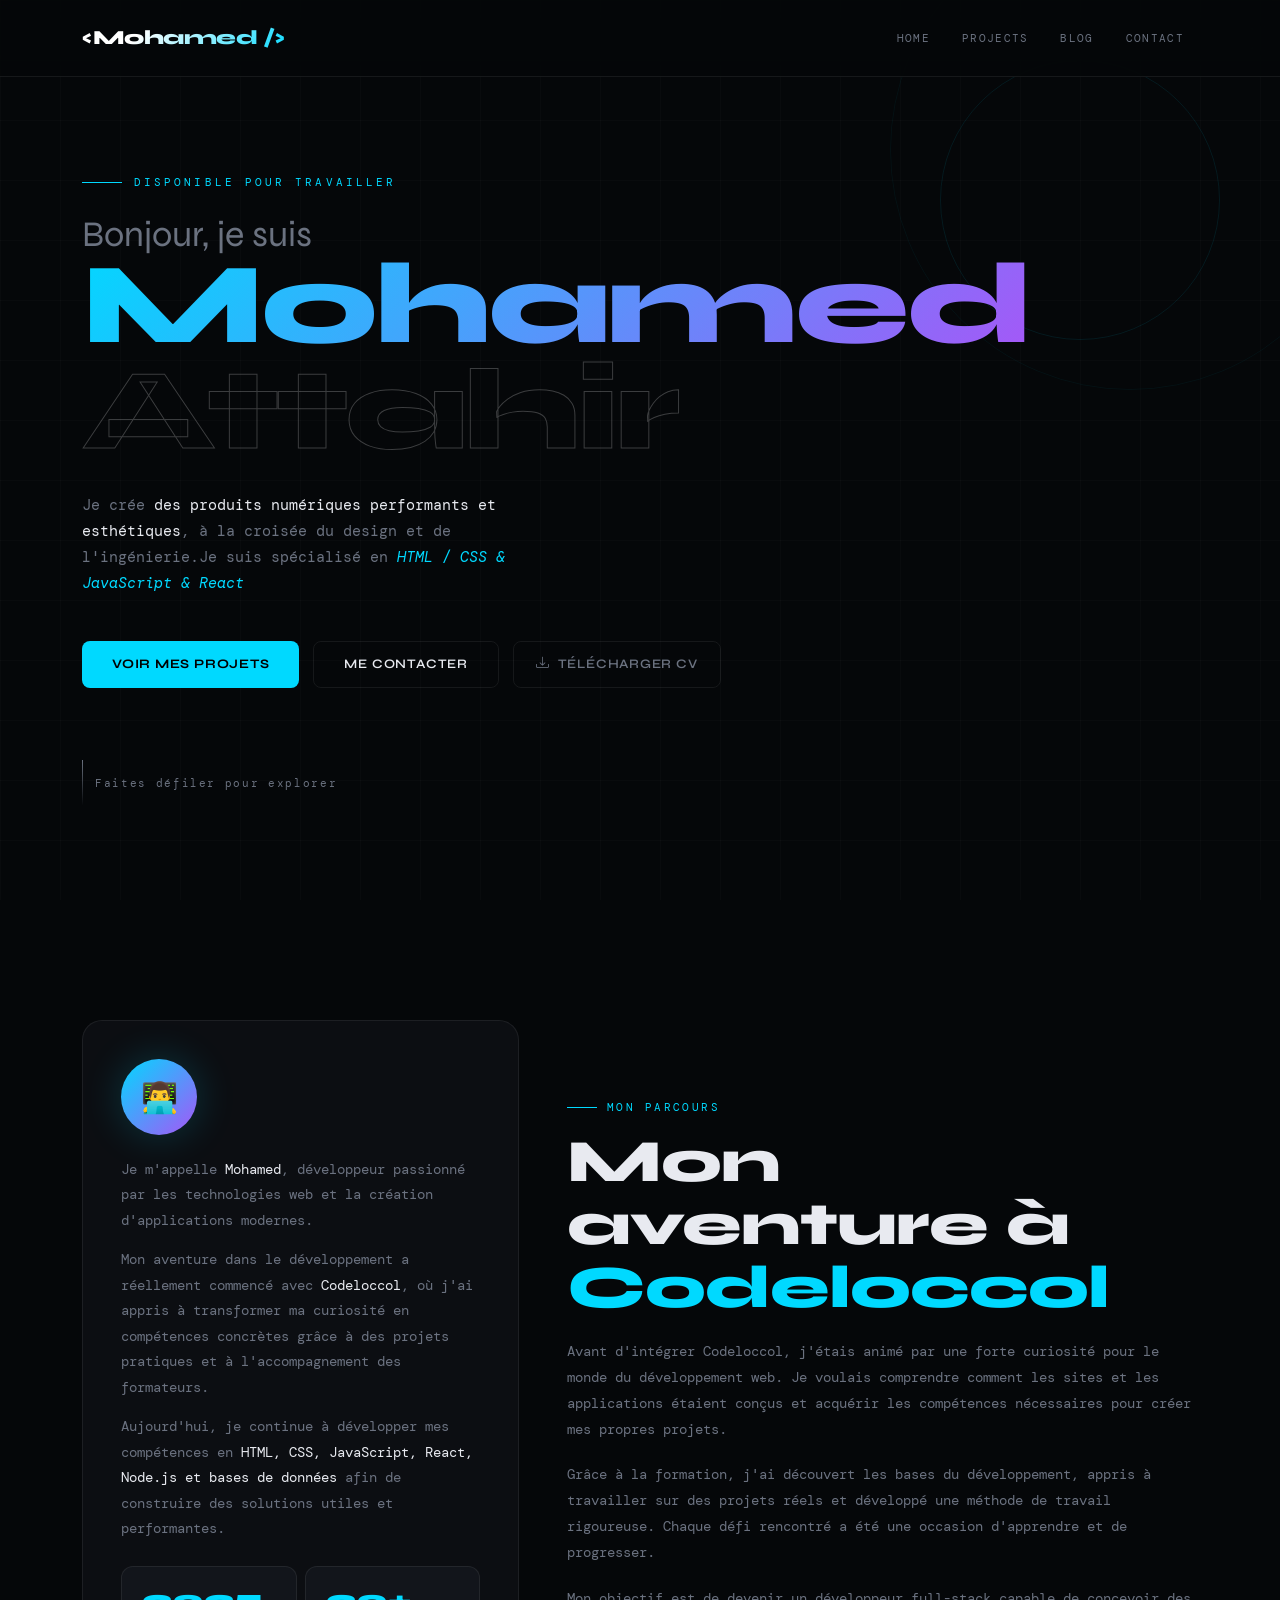
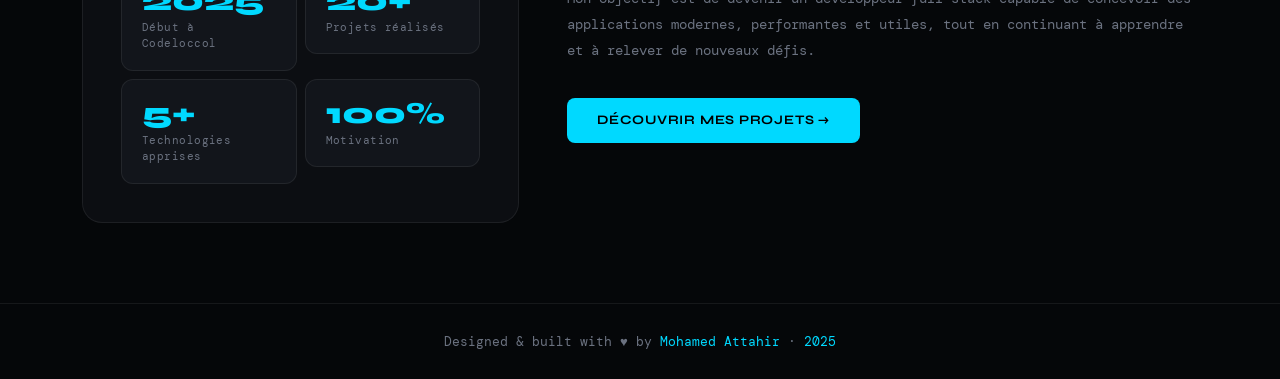
<file: index.html>
<!DOCTYPE html>
<html lang="fr">

<head>
  <meta charset="UTF-8" />
  <meta name="viewport" content="width=device-width, initial-scale=1.0" />
  <title>Mohamed Attahir Diallo — Portfolio</title>
  <meta name="description" content="Développeur Frontend · Niamey, Niger" />

  <!-- Google Fonts -->
  <link rel="preconnect" href="https://fonts.googleapis.com" />
  <link rel="preconnect" href="https://fonts.gstatic.com" crossorigin />
  <link
    href="https://fonts.googleapis.com/css2?family=Syne:wght@400;600;700;800&family=DM+Mono:ital,wght@0,300;0,400;1,300&display=swap"
    rel="stylesheet" />

  <!-- Bootstrap 5 CSS -->
  <link href="https://cdn.jsdelivr.net/npm/bootstrap@5.3.3/dist/css/bootstrap.min.css" rel="stylesheet" />

  <!-- Bootstrap Icons -->
  <link href="https://cdn.jsdelivr.net/npm/bootstrap-icons@1.11.3/font/bootstrap-icons.min.css" rel="stylesheet" />
  <link rel="stylesheet" href="style.css">
</head>

<body>

  <nav class="navbar navbar-expand-lg fixed-top">
    <div class="container-xl">
      <a class="navbar-brand" href="#home">&lt;Mohamed /&gt;</a>

      <button class="navbar-toggler" type="button" data-bs-toggle="collapse" data-bs-target="#navMenu"
        aria-controls="navMenu" aria-expanded="false" aria-label="Menu">
        <span class="navbar-toggler-icon"></span>
      </button>

      <div class="collapse navbar-collapse justify-content-end" id="navMenu">
        <ul class="navbar-nav gap-1 py-3 py-lg-0">
          <li class="nav-item"><a class="nav-link" href="index.html">Home</a></li>
          <!-- <li class="nav-item"><a class="nav-link" href="about.html">About</a></li> -->
          <li class="nav-item"><a class="nav-link" href="projet.html">Projects</a></li>
          <li class="nav-item"><a class="nav-link" href="blog.html">Blog</a></li>
          <li class="nav-item"><a class="nav-link" href="contact.html">Contact</a></li>
        </ul>
      </div>
    </div>
  </nav>

  <section id="home">
    <!-- Anneaux décoratifs -->
    <div class="deco-ring d-none d-lg-block" style="width:480px;height:480px;top:-90px;right:-90px;opacity:.5;"></div>
    <div class="deco-ring d-none d-lg-block" style="width:280px;height:280px;top:60px;right:60px;"></div>

    <div class="container-xl">
      <!-- Badge -->
      <div class="hero-eyebrow">Disponible pour travailler</div>

      <!-- Nom -->
      <h1 class="hero-name">
        <span class="d-block"
          style="font-size:clamp(20px,3vw,36px);letter-spacing:0;font-weight:400;color:var(--muted);">Bonjour, je suis</span>
        <span class="accent-word">Mohamed</span>
        <span class="outline">Attahir</span>
      </h1>

      <!-- Sous-titre -->
      <p class="hero-sub">
        Je crée <strong> des produits numériques performants et esthétiques</strong>, à la croisée du design et de l'ingénierie.Je suis spécialisé en
        <span class="typed-words">HTML / CSS &amp; JavaScript &amp; React</span>
      </p>

      <!-- CTA -->
      <div class="hero-cta">
        <a href="projet.html" class="btn-primary-custom">Voir mes projets</a>
        <a href="contact.html" class="btn-ghost-custom">Me contacter</a>
        <a href="#" class="btn-cv-custom" download="CV_Mohamed_Attahir_Diallo.pdf">
          <i class="bi bi-download"></i> Télécharger CV
        </a>
      </div>

      <!-- Scroll indicator -->
      <div class="hero-scroll">
        <div class="scroll-line"></div>
        Faites défiler pour explorer
      </div>
    </div>
  </section>

  <section id="about">
        <div class="container-xl">
            <div class="row g-5 align-items-center">

                <!-- Colonne gauche : carte -->
                <div class="col-lg-5">
                    <div class="about-card">
                        <div class="about-avatar">👨‍💻</div>

                        <div class="about-text">
                            <p>
                                Je m'appelle <strong>Mohamed</strong>, développeur passionné par les technologies web
                                et la création d'applications modernes.
                            </p>

                            <p>
                                Mon aventure dans le développement a réellement commencé avec
                                <strong>Codeloccol</strong>, où j'ai appris à transformer ma curiosité
                                en compétences concrètes grâce à des projets pratiques et à
                                l'accompagnement des formateurs.
                            </p>

                            <p>
                                Aujourd'hui, je continue à développer mes compétences en
                                <strong>HTML, CSS, JavaScript, React, Node.js et bases de données</strong>
                                afin de construire des solutions utiles et performantes.
                            </p>
                        </div>

                        <!-- Stats -->
                        <div class="row g-2 mt-3">
                            <div class="col-6">
                                <div class="stat-item">
                                    <div class="stat-num">2025</div>
                                    <div class="stat-label">Début à Codeloccol</div>
                                </div>
                            </div>

                            <div class="col-6">
                                <div class="stat-item">
                                    <div class="stat-num">20+</div>
                                    <div class="stat-label">Projets réalisés</div>
                                </div>
                            </div>

                            <div class="col-6">
                                <div class="stat-item">
                                    <div class="stat-num">5+</div>
                                    <div class="stat-label">Technologies apprises</div>
                                </div>
                            </div>

                            <div class="col-6">
                                <div class="stat-item">
                                    <div class="stat-num">100%</div>
                                    <div class="stat-label">Motivation</div>
                                </div>
                            </div>
                        </div>
                    </div>
                </div>

                <!-- Colonne droite : texte -->
                <div class="col-lg-7">
                    <div class="section-tag">Mon Parcours</div>

                    <h2 class="section-title">
                        Mon aventure à
                        <span style="color:var(--accent);">Codeloccol</span>
                    </h2>

                    <p style="font-size:14px;line-height:1.85;color:var(--muted);margin-bottom:20px;">
                        Avant d'intégrer Codeloccol, j'étais animé par une forte curiosité pour
                        le monde du développement web. Je voulais comprendre comment les sites
                        et les applications étaient conçus et acquérir les compétences nécessaires
                        pour créer mes propres projets.
                    </p>

                    <p style="font-size:14px;line-height:1.85;color:var(--muted);margin-bottom:20px;">
                        Grâce à la formation, j'ai découvert les bases du développement,
                        appris à travailler sur des projets réels et développé une méthode
                        de travail rigoureuse. Chaque défi rencontré a été une occasion
                        d'apprendre et de progresser.
                    </p>

                    <p style="font-size:14px;line-height:1.85;color:var(--muted);margin-bottom:34px;">
                        Mon objectif est de devenir un développeur full-stack capable de
                        concevoir des applications modernes, performantes et utiles,
                        tout en continuant à apprendre et à relever de nouveaux défis.
                    </p>

                    <a href="contact.html" class="btn-primary-custom">
                        Découvrir mes projets →
                    </a>
                </div>

            </div>
        </div>
    </section>

  <footer>
    Designed &amp; built with ♥ by <span>Mohamed Attahir</span> · <span>2025</span>
  </footer>

  <script src="https://cdn.jsdelivr.net/npm/bootstrap@5.3.3/dist/js/bootstrap.bundle.min.js"></script>

</body>

</html>
</file>
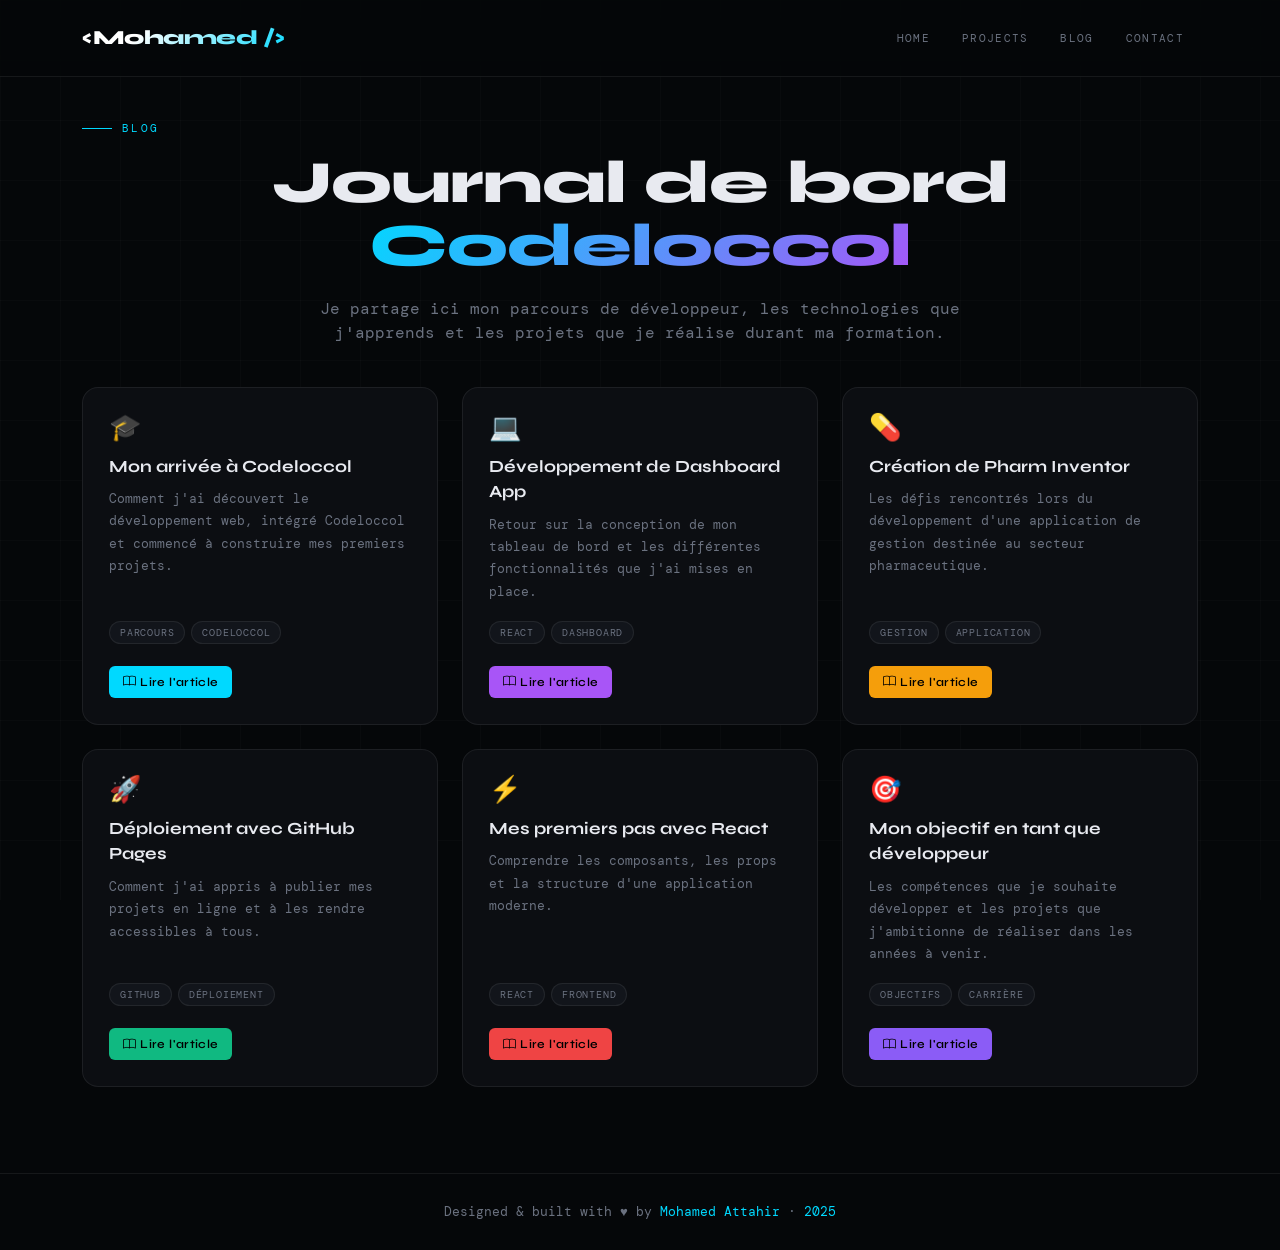
<file: blog.html>
<!DOCTYPE html>
<html lang="en">

<head>
    <meta charset="UTF-8">
    <meta name="viewport" content="width=device-width, initial-scale=1.0">
    <title>Blog</title>
    <meta name="description" content="Développeur Frontend · Niamey, Niger" />

    <!-- Google Fonts -->
    <link rel="preconnect" href="https://fonts.googleapis.com" />
    <link rel="preconnect" href="https://fonts.gstatic.com" crossorigin />
    <link
        href="https://fonts.googleapis.com/css2?family=Syne:wght@400;600;700;800&family=DM+Mono:ital,wght@0,300;0,400;1,300&display=swap"
        rel="stylesheet" />

    <!-- Bootstrap 5 CSS -->
    <link href="https://cdn.jsdelivr.net/npm/bootstrap@5.3.3/dist/css/bootstrap.min.css" rel="stylesheet" />

    <!-- Bootstrap Icons -->
    <link href="https://cdn.jsdelivr.net/npm/bootstrap-icons@1.11.3/font/bootstrap-icons.min.css" rel="stylesheet" />
    <link rel="stylesheet" href="style.css">
</head>

<body>
    <nav class="navbar navbar-expand-lg fixed-top">
        <div class="container-xl">
            <a class="navbar-brand" href="#home">&lt;Mohamed /&gt;</a>

            <button class="navbar-toggler" type="button" data-bs-toggle="collapse" data-bs-target="#navMenu"
                aria-controls="navMenu" aria-expanded="false" aria-label="Menu">
                <span class="navbar-toggler-icon"></span>
            </button>

            <div class="collapse navbar-collapse justify-content-end" id="navMenu">
                <ul class="navbar-nav gap-1 py-3 py-lg-0">
                    <li class="nav-item"><a class="nav-link" href="index.html">Home</a></li>
                    <!-- <li class="nav-item"><a class="nav-link" href="about.html">About</a></li> -->
                    <li class="nav-item"><a class="nav-link" href="projet.html">Projects</a></li>
                    <li class="nav-item"><a class="nav-link" href="blog.html">Blog</a></li>
                    <li class="nav-item"><a class="nav-link" href="contact.html">Contact</a></li>
                </ul>
            </div>
        </div>
    </nav>

    <section id="blog">
        <div class="container-xl">

            <div class="text-center mb-5">
                <div class="section-tag">Blog</div>

                <h2 class="section-title">
                    Journal de bord
                    <span class="accent-word">Codeloccol</span>
                </h2>

                <p class="mx-auto" style="max-width:700px;color:var(--muted);">
                    Je partage ici mon parcours de développeur, les technologies que
                    j'apprends et les projets que je réalise durant ma formation.
                </p>
            </div>

            <div class="row g-4">

                <!-- Article 1 -->
                <div class="col-md-6 col-lg-4">
                    <article class="project-card" style="--card-color:#00D9FF;">
                        <div class="project-icon" style="color:#00D9FF;">🎓</div>

                        <div class="project-title">
                            Mon arrivée à Codeloccol
                        </div>

                        <div class="project-desc">
                            Comment j'ai découvert le développement web, intégré
                            Codeloccol et commencé à construire mes premiers projets.
                        </div>

                        <div class="project-tags">
                            <span class="tag">Parcours</span>
                            <span class="tag">Codeloccol</span>
                        </div>

                        <div class="project-actions">
                            <a href="#" class="project-btn project-btn-primary" style="background:#00D9FF;">
                                <i class="bi bi-book"></i> Lire l'article
                            </a>
                        </div>
                    </article>
                </div>

                <!-- Article 2 -->
                <div class="col-md-6 col-lg-4">
                    <article class="project-card" style="--card-color:#A855F7;">
                        <div class="project-icon" style="color:#A855F7;">💻</div>

                        <div class="project-title">
                            Développement de Dashboard App
                        </div>

                        <div class="project-desc">
                            Retour sur la conception de mon tableau de bord et les
                            différentes fonctionnalités que j'ai mises en place.
                        </div>

                        <div class="project-tags">
                            <span class="tag">React</span>
                            <span class="tag">Dashboard</span>
                        </div>

                        <div class="project-actions">
                            <a href="#" class="project-btn project-btn-primary" style="background:#A855F7;">
                                <i class="bi bi-book"></i> Lire l'article
                            </a>
                        </div>
                    </article>
                </div>

                <!-- Article 3 -->
                <div class="col-md-6 col-lg-4">
                    <article class="project-card" style="--card-color:#F59E0B;">
                        <div class="project-icon" style="color:#F59E0B;">💊</div>

                        <div class="project-title">
                            Création de Pharm Inventor
                        </div>

                        <div class="project-desc">
                            Les défis rencontrés lors du développement d'une application
                            de gestion destinée au secteur pharmaceutique.
                        </div>

                        <div class="project-tags">
                            <span class="tag">Gestion</span>
                            <span class="tag">Application</span>
                        </div>

                        <div class="project-actions">
                            <a href="#" class="project-btn project-btn-primary" style="background:#F59E0B;">
                                <i class="bi bi-book"></i> Lire l'article
                            </a>
                        </div>
                    </article>
                </div>

                <!-- Article 4 -->
                <div class="col-md-6 col-lg-4">
                    <article class="project-card" style="--card-color:#10B981;">
                        <div class="project-icon" style="color:#10B981;">🚀</div>

                        <div class="project-title">
                            Déploiement avec GitHub Pages
                        </div>

                        <div class="project-desc">
                            Comment j'ai appris à publier mes projets en ligne et à
                            les rendre accessibles à tous.
                        </div>

                        <div class="project-tags">
                            <span class="tag">GitHub</span>
                            <span class="tag">Déploiement</span>
                        </div>
                        <div class="project-actions">
                            <a href="#" class="project-btn project-btn-primary" style="background:#10B981;">
                                <i class="bi bi-book"></i> Lire l'article
                            </a>
                        </div>
                    </article>
                </div>

                <!-- Article 5 -->
                <div class="col-md-6 col-lg-4">
                    <article class="project-card" style="--card-color:#EF4444;">
                        <div class="project-icon" style="color:#EF4444;">⚡</div>

                        <div class="project-title">
                            Mes premiers pas avec React
                        </div>

                        <div class="project-desc">
                            Comprendre les composants, les props et la structure
                            d'une application moderne.
                        </div>

                        <div class="project-tags">
                            <span class="tag">React</span>
                            <span class="tag">Frontend</span>
                        </div>

                        <div class="project-actions">
                            <a href="#" class="project-btn project-btn-primary" style="background:#EF4444;">
                                <i class="bi bi-book"></i> Lire l'article
                            </a>
                        </div>
                    </article>
                </div>

                <!-- Article 6 -->
                <div class="col-md-6 col-lg-4">
                    <article class="project-card" style="--card-color:#8B5CF6;">
                        <div class="project-icon" style="color:#8B5CF6;">🎯</div>

                        <div class="project-title">
                            Mon objectif en tant que développeur
                        </div>

                        <div class="project-desc">
                            Les compétences que je souhaite développer et les projets
                            que j'ambitionne de réaliser dans les années à venir.
                        </div>

                        <div class="project-tags">
                            <span class="tag">Objectifs</span>
                            <span class="tag">Carrière</span>
                        </div>

                        <div class="project-actions">
                            <a href="#" class="project-btn project-btn-primary" style="background:#8B5CF6;">
                                <i class="bi bi-book"></i> Lire l'article
                            </a>
                        </div>
                    </article>
                </div>

            </div>

        </div>

    </section>

    <footer>
        Designed &amp; built with ♥ by <span>Mohamed Attahir</span> · <span>2025</span>
    </footer>

    <script src="https://cdn.jsdelivr.net/npm/bootstrap@5.3.3/dist/js/bootstrap.bundle.min.js"></script>

</body>

</html>
</file>
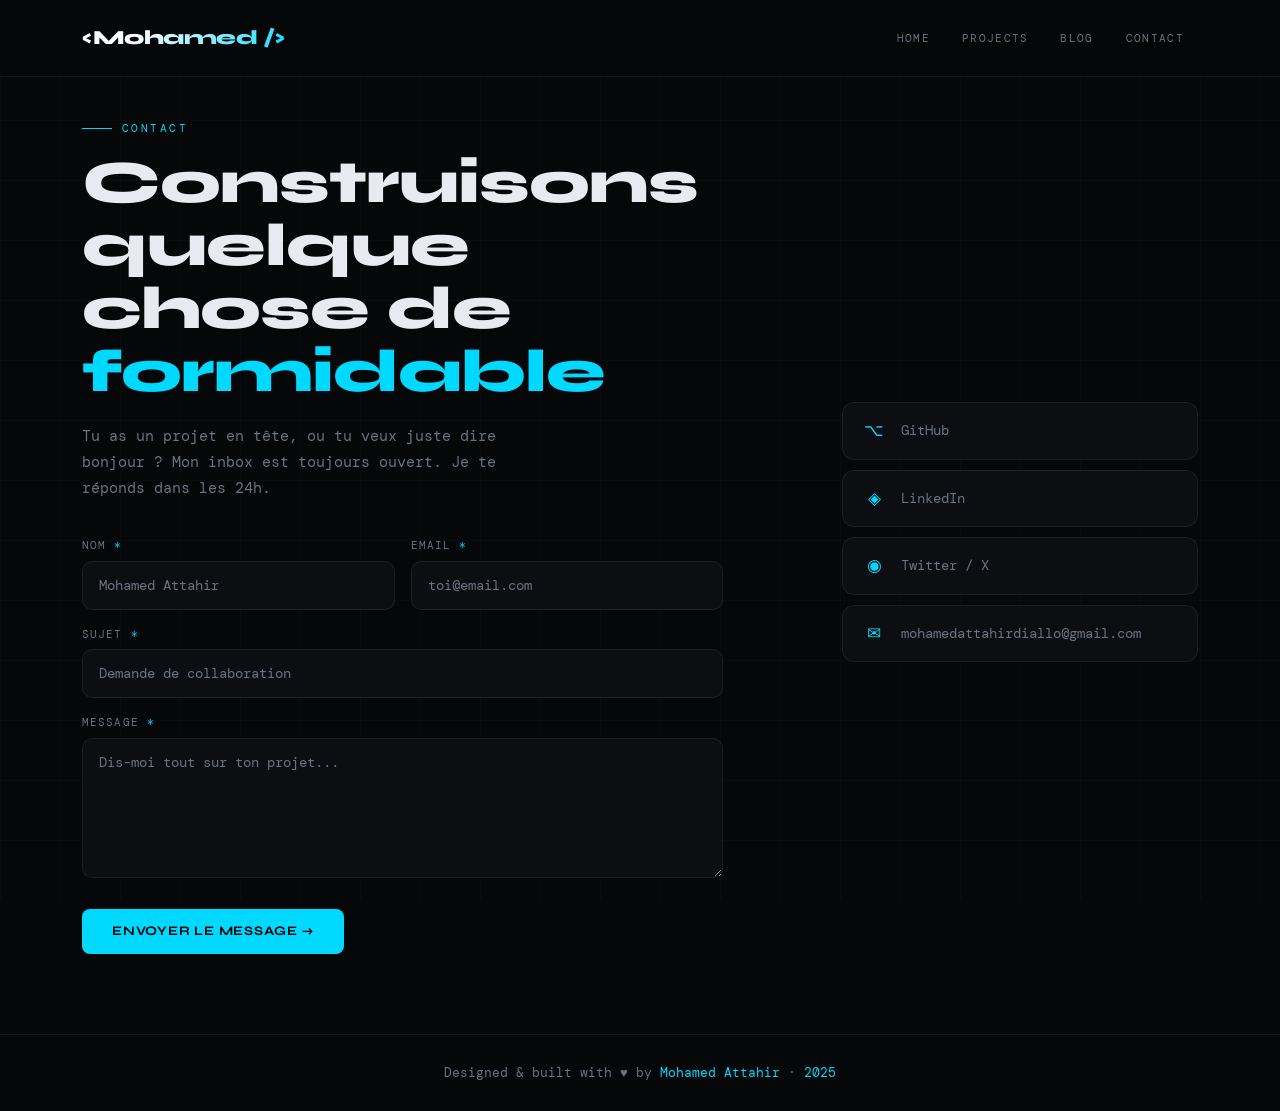
<file: contact.html>
<!DOCTYPE html>
<html lang="en">

<head>
    <meta charset="UTF-8">
    <meta name="viewport" content="width=device-width, initial-scale=1.0">
    <title>Contact - Mohamed Attahir Diallo</title>
    <meta name="description" content="Développeur Frontend · Niamey, Niger" />

    <!-- Google Fonts -->
    <link rel="preconnect" href="https://fonts.googleapis.com" />
    <link rel="preconnect" href="https://fonts.gstatic.com" crossorigin />
    <link
        href="https://fonts.googleapis.com/css2?family=Syne:wght@400;600;700;800&family=DM+Mono:ital,wght@0,300;0,400;1,300&display=swap"
        rel="stylesheet" />

    <!-- Bootstrap 5 CSS -->
    <link href="https://cdn.jsdelivr.net/npm/bootstrap@5.3.3/dist/css/bootstrap.min.css" rel="stylesheet" />

    <!-- Bootstrap Icons -->
    <link href="https://cdn.jsdelivr.net/npm/bootstrap-icons@1.11.3/font/bootstrap-icons.min.css" rel="stylesheet" />
    <link rel="stylesheet" href="style.css">
</head>

<body>
    <nav class="navbar navbar-expand-lg fixed-top">
        <div class="container-xl">
            <a class="navbar-brand" href="#home">&lt;Mohamed /&gt;</a>

            <button class="navbar-toggler" type="button" data-bs-toggle="collapse" data-bs-target="#navMenu"
                aria-controls="navMenu" aria-expanded="false" aria-label="Menu">
                <span class="navbar-toggler-icon"></span>
            </button>

            <div class="collapse navbar-collapse justify-content-end" id="navMenu">
                <ul class="navbar-nav gap-1 py-3 py-lg-0">
                    <li class="nav-item"><a class="nav-link" href="index.html">Home</a></li>
                    <!-- <li class="nav-item"><a class="nav-link" href="about.html">About</a></li> -->
                    <li class="nav-item"><a class="nav-link" href="projet.html">Projects</a></li>
                    <li class="nav-item"><a class="nav-link" href="blog.html">Blog</a></li>
                    <li class="nav-item"><a class="nav-link" href="contact.html">Contact</a></li>
                </ul>
            </div>
        </div>
    </nav>

    <section id="contact">
        <div class="container-xl">
            <div class="row">
                <div class="col-lg-7">

                    <div class="section-tag">Contact</div>
                    <h2 class="section-title">
                        Construisons quelque chose de <span style="color:var(--accent);">formidable</span>
                    </h2>
                    <p class="contact-desc">
                        Tu as un projet en tête, ou tu veux juste dire bonjour ? Mon inbox est toujours ouvert. Je te
                        réponds dans
                        les 24h.
                    </p>

                    <!-- Formulaire -->
                    <form action="https://formsubmit.co/mohamedattahirdiallo@gmail.com" method="POST" novalidate>
                        <!-- FormSubmit config -->
                        <input type="hidden" name="_captcha" value="false" />
                        <input type="hidden" name="_subject" value="Nouveau message depuis le portfolio" />
                        <input type="hidden" name="_next" value="#contact" />

                        <div class="row g-3 mb-3">
                            <div class="col-sm-6">
                                <label class="form-label-custom">Nom <span style="color:var(--accent)">*</span></label>
                                <input type="text" name="name" class="form-control-custom" placeholder="Mohamed Attahir"
                                    required />
                            </div>
                            <div class="col-sm-6">
                                <label class="form-label-custom">Email <span
                                        style="color:var(--accent)">*</span></label>
                                <input type="email" name="email" class="form-control-custom" placeholder="toi@email.com"
                                    required />
                            </div>
                        </div>

                        <div class="mb-3">
                            <label class="form-label-custom">Sujet <span style="color:var(--accent)">*</span></label>
                            <input type="text" name="subject" class="form-control-custom"
                                placeholder="Demande de collaboration" required />
                        </div>

                        <div class="mb-4">
                            <label class="form-label-custom">Message <span style="color:var(--accent)">*</span></label>
                            <textarea name="message" class="form-control-custom"
                                placeholder="Dis-moi tout sur ton projet..." required></textarea>
                        </div>

                        <button type="submit" class="btn-primary-custom">
                            Envoyer le message →
                        </button>
                    </form>

                </div>

                <!-- Liens sociaux -->
                <div class="col-lg-4 offset-lg-1 mt-5 mt-lg-0 d-flex flex-column justify-content-center">
                    <a class="social-link" href="https://github.com/DialloMoahamed" target="_blank" rel="noopener">
                        <span class="social-icon">⌥</span> GitHub
                    </a>
                    <a class="social-link" href="#">
                        <span class="social-icon">◈</span> LinkedIn
                    </a>
                    <a class="social-link" href="#">
                        <span class="social-icon">◉</span> Twitter / X
                    </a>
                    <a class="social-link" href="mailto:mohamedattahirdiallo@gmail.com">
                        <span class="social-icon">✉</span> mohamedattahirdiallo@gmail.com
                    </a>
                </div>

            </div>
        </div>
    </section>

    <footer>
        Designed &amp; built with ♥ by <span>Mohamed Attahir</span> · <span>2025</span>
    </footer>

    <script src="https://cdn.jsdelivr.net/npm/bootstrap@5.3.3/dist/js/bootstrap.bundle.min.js"></script>
</body>

</html>
</file>
<file: style.css>
:root {
  --bg: #050709;
  --surface: #0c0e12;
  --surface2: #12151b;
  --border: rgba(255, 255, 255, 0.07);
  --text: #e8eaf0;
  --muted: #6b7280;
  --accent: #00d9ff;
  --accent2: #a855f7;
  --font-head: "Syne", sans-serif;
  --font-mono: "DM Mono", monospace;
}

html {
  scroll-behavior: smooth;
}

body {
  background: var(--bg);
  color: var(--text);
  font-family: var(--font-mono);
  overflow-x: hidden;
}

::selection {
  background: rgba(0, 217, 255, 0.2);
}
::-webkit-scrollbar {
  width: 4px;
}
::-webkit-scrollbar-track {
  background: var(--bg);
}
::-webkit-scrollbar-thumb {
  background: var(--accent);
  border-radius: 2px;
}

/* Grille de fond */
body::after {
  content: "";
  position: fixed;
  inset: 0;
  background-image:
    linear-gradient(rgba(255, 255, 255, 0.018) 1px, transparent 1px),
    linear-gradient(90deg, rgba(255, 255, 255, 0.018) 1px, transparent 1px);
  background-size: 60px 60px;
  pointer-events: none;
  z-index: 0;
}

/* NAVBAR */
.navbar {
  background: rgba(5, 7, 9, 0.88) !important;
  backdrop-filter: blur(20px);
  border-bottom: 1px solid var(--border);
  padding: 18px 40px;
  z-index: 1000;
}

.navbar-brand {
  font-family: var(--font-head);
  font-size: 20px;
  font-weight: 800;
  letter-spacing: -0.5px;
  background: linear-gradient(135deg, #fff 30%, var(--accent));
  -webkit-background-clip: text;
  -webkit-text-fill-color: transparent;
  text-decoration: none;
}

.navbar-nav .nav-link {
  font-family: var(--font-mono);
  font-size: 11px;
  letter-spacing: 0.12em;
  text-transform: uppercase;
  color: var(--muted) !important;
  padding: 8px 14px !important;
  border-radius: 6px;
  transition: all 0.2s;
  position: relative;
}
.navbar-nav .nav-link:hover {
  color: var(--text) !important;
  background: rgba(255, 255, 255, 0.05);
}

.navbar-toggler {
  border: none;
  padding: 6px;
}
.navbar-toggler:focus {
  box-shadow: none;
}
.navbar-toggler-icon {
  background-image: url("data:image/svg+xml,%3csvg xmlns='http://www.w3.org/2000/svg' viewBox='0 0 30 30'%3e%3cpath stroke='rgba%28232,234,240,0.9%29' stroke-linecap='round' stroke-miterlimit='10' stroke-width='2' d='M4 7h22M4 15h22M4 23h22'/%3e%3c/svg%3e");
}

.navbar-collapse {
  background: rgba(5, 7, 9, 0.97);
}

/* ════════════════════════════════════
       SECTIONS COMMUNES
    ════════════════════════════════════ */
section {
  position: relative;
  z-index: 1;
  min-height: 100vh;
  padding: 120px 0 80px;
}

.section-tag {
  font-size: 11px;
  letter-spacing: 0.22em;
  text-transform: uppercase;
  color: var(--accent);
  margin-bottom: 14px;
  display: flex;
  align-items: center;
  gap: 10px;
}
.section-tag::before {
  content: "";
  display: inline-block;
  width: 30px;
  height: 1px;
  background: var(--accent);
}

.section-title {
  font-family: var(--font-head);
  font-size: clamp(34px, 5vw, 60px);
  font-weight: 800;
  line-height: 1.05;
  letter-spacing: -1px;
  margin-bottom: 20px;
}

/* ════════════════════════════════════
       HERO
    ════════════════════════════════════ */
#home {
  display: flex;
  flex-direction: column;
  justify-content: center;
  padding-top: 160px;
  min-height: 100vh;
}

.hero-eyebrow {
  font-size: 11px;
  letter-spacing: 0.28em;
  text-transform: uppercase;
  color: var(--accent);
  display: flex;
  align-items: center;
  gap: 12px;
  margin-bottom: 28px;
  animation: fadeUp 0.8s 0.2s both;
}
.hero-eyebrow::before {
  content: "";
  display: block;
  width: 40px;
  height: 1px;
  background: var(--accent);
}

.hero-name {
  font-family: var(--font-head);
  font-size: clamp(52px, 9vw, 118px);
  font-weight: 800;
  line-height: 0.92;
  letter-spacing: -3px;
  animation: fadeUp 0.9s 0.35s both;
}
.hero-name .outline {
  -webkit-text-stroke: 1px rgba(255, 255, 255, 0.22);
  color: transparent;
  display: block;
}
.accent-word {
  background: linear-gradient(135deg, var(--accent), var(--accent2));
  -webkit-background-clip: text;
  -webkit-text-fill-color: transparent;
}

.hero-sub {
  max-width: 510px;
  font-size: 15px;
  line-height: 1.75;
  color: var(--muted);
  margin-top: 28px;
  animation: fadeUp 0.9s 0.5s both;
}
.hero-sub strong {
  color: var(--text);
  font-weight: 400;
}
.hero-sub .typed-words {
  color: var(--accent);
  font-style: italic;
}

.hero-cta {
  margin-top: 44px;
  display: flex;
  gap: 14px;
  flex-wrap: wrap;
  animation: fadeUp 0.9s 0.65s both;
}

.hero-scroll {
  margin-top: 72px;
  display: flex;
  align-items: center;
  gap: 12px;
  font-size: 11px;
  letter-spacing: 0.15em;
  color: var(--muted);
  animation: fadeUp 1s 1s both;
}
.scroll-line {
  width: 1px;
  height: 46px;
  background: linear-gradient(to bottom, var(--muted), transparent);
  animation: scrollPulse 2s infinite;
}

/* Boutons */
.btn-primary-custom {
  padding: 13px 30px;
  border-radius: 8px;
  background: var(--accent);
  color: #000 !important;
  font-family: var(--font-head);
  font-weight: 700;
  font-size: 13px;
  letter-spacing: 0.06em;
  text-transform: uppercase;
  border: none;
  text-decoration: none;
  display: inline-flex;
  align-items: center;
  gap: 8px;
  transition: all 0.25s;
}
.btn-primary-custom:hover {
  transform: translateY(-2px);
  box-shadow: 0 12px 36px rgba(0, 217, 255, 0.35);
  color: #000 !important;
  opacity: 0.92;
}

.btn-ghost-custom {
  padding: 13px 30px;
  border-radius: 8px;
  background: transparent;
  color: var(--text) !important;
  font-family: var(--font-head);
  font-weight: 600;
  font-size: 13px;
  letter-spacing: 0.06em;
  text-transform: uppercase;
  border: 1px solid var(--border);
  text-decoration: none;
  display: inline-flex;
  align-items: center;
  gap: 8px;
  transition: all 0.25s;
}
.btn-ghost-custom:hover {
  border-color: rgba(255, 255, 255, 0.22);
  background: rgba(255, 255, 255, 0.04);
  transform: translateY(-2px);
  color: var(--text) !important;
}

.btn-cv-custom {
  padding: 13px 22px;
  border-radius: 8px;
  background: transparent;
  color: var(--muted) !important;
  font-family: var(--font-head);
  font-weight: 600;
  font-size: 13px;
  letter-spacing: 0.06em;
  text-transform: uppercase;
  border: 1px solid var(--border);
  text-decoration: none;
  display: inline-flex;
  align-items: center;
  gap: 8px;
  transition: all 0.25s;
}
.btn-cv-custom:hover {
  color: var(--accent) !important;
  border-color: var(--accent);
  transform: translateY(-2px);
}

/* Deco rings hero */
.deco-ring {
  position: absolute;
  border: 1px solid rgba(0, 217, 255, 0.09);
  border-radius: 50%;
  pointer-events: none;
}

/* ════════════════════════════════════
       ABOUT
    ════════════════════════════════════ */
#about {
  background: transparent;
}

.about-card {
  background: var(--surface);
  border: 1px solid var(--border);
  border-radius: 20px;
  padding: 38px;
  position: relative;
  overflow: hidden;
  transition: border-color 0.3s;
  height: 100%;
}
.about-card::before {
  content: "";
  position: absolute;
  top: -1px;
  left: 24px;
  right: 24px;
  height: 1px;
  background: linear-gradient(90deg, transparent, var(--accent), transparent);
  opacity: 0;
  transition: opacity 0.4s;
}
.about-card:hover::before {
  opacity: 1;
}
.about-card:hover {
  border-color: rgba(0, 217, 255, 0.2);
}

.about-avatar {
  width: 76px;
  height: 76px;
  border-radius: 50%;
  background: linear-gradient(135deg, var(--accent), var(--accent2));
  display: flex;
  align-items: center;
  justify-content: center;
  font-size: 30px;
  margin-bottom: 22px;
  box-shadow: 0 0 40px rgba(0, 217, 255, 0.2);
}

.about-text p {
  font-size: 14px;
  line-height: 1.82;
  color: var(--muted);
  margin-bottom: 14px;
}
.about-text strong {
  color: var(--text);
  font-weight: 400;
}

.stat-item {
  background: var(--surface2);
  border: 1px solid var(--border);
  border-radius: 12px;
  padding: 18px 20px;
  transition: border-color 0.3s;
}
.stat-item:hover {
  border-color: rgba(0, 217, 255, 0.2);
}

.stat-num {
  font-family: var(--font-head);
  font-size: 30px;
  font-weight: 800;
  color: var(--accent);
  line-height: 1;
}
.stat-label {
  font-size: 11px;
  color: var(--muted);
  margin-top: 4px;
  letter-spacing: 0.04em;
}

/* ════════════════════════════════════
       SKILLS
    ════════════════════════════════════ */
#skills {
  background: transparent;
}

.skill-wrap {
  margin-bottom: 6px;
}

.skill-header {
  display: flex;
  justify-content: space-between;
  font-size: 13px;
  margin-bottom: 7px;
}
.skill-name-txt {
  color: var(--text);
}
.skill-pct {
  color: var(--muted);
  font-size: 12px;
}

.skill-track {
  height: 4px;
  background: var(--surface2);
  border-radius: 4px;
  overflow: hidden;
}
.skill-fill {
  height: 100%;
  border-radius: 4px;
}

/* ════════════════════════════════════
       PROJECTS
    ════════════════════════════════════ */
#projects {
  background: transparent;
}

.project-card {
  background: var(--surface);
  border: 1px solid var(--border);
  border-radius: 16px;
  padding: 26px;
  position: relative;
  overflow: hidden;
  transition: all 0.3s;
  height: 100%;
  display: flex;
  flex-direction: column;
}
.project-card:hover {
  border-color: rgba(255, 255, 255, 0.12);
  transform: translateY(-5px);
  box-shadow: 0 20px 60px rgba(0, 0, 0, 0.32);
}
.project-card::after {
  content: "";
  position: absolute;
  top: 0;
  left: 0;
  right: 0;
  height: 2px;
  background: linear-gradient(
    90deg,
    transparent,
    var(--card-color, var(--accent)),
    transparent
  );
  opacity: 0;
  transition: opacity 0.3s;
}
.project-card:hover::after {
  opacity: 1;
}

.project-icon {
  font-size: 26px;
  margin-bottom: 14px;
  line-height: 1;
}
.project-title {
  font-family: var(--font-head);
  font-size: 17px;
  font-weight: 700;
  margin-bottom: 9px;
  color: var(--text);
}
.project-desc {
  font-size: 13px;
  line-height: 1.72;
  color: var(--muted);
  margin-bottom: 18px;
  flex-grow: 1;
}
.project-tags {
  display: flex;
  flex-wrap: wrap;
  gap: 6px;
  margin-bottom: 22px;
}
.tag {
  font-size: 10px;
  letter-spacing: 0.08em;
  text-transform: uppercase;
  padding: 3px 10px;
  border-radius: 20px;
  background: var(--surface2);
  border: 1px solid var(--border);
  color: var(--muted);
}
.project-actions {
  display: flex;
  gap: 8px;
  flex-wrap: wrap;
  margin-top: auto;
}

.project-btn {
  font-size: 12px;
  font-family: var(--font-head);
  font-weight: 600;
  padding: 7px 14px;
  border-radius: 6px;
  text-decoration: none;
  display: inline-flex;
  align-items: center;
  gap: 5px;
  transition: all 0.2s;
  letter-spacing: 0.03em;
}
.project-btn-primary {
  color: #000 !important;
}
.project-btn-primary:hover {
  opacity: 0.84;
  transform: translateY(-1px);
}

.project-btn-ghost {
  background: transparent !important;
  color: var(--muted) !important;
  border: 1px solid var(--border);
}
.project-btn-ghost:hover {
  color: var(--text) !important;
  border-color: rgba(255, 255, 255, 0.2);
  transform: translateY(-1px);
}

/* ════════════════════════════════════
       CONTACT
    ════════════════════════════════════ */
#contact {
  background: transparent;
}

.contact-desc {
  font-size: 15px;
  color: var(--muted);
  line-height: 1.75;
  max-width: 480px;
  margin-bottom: 36px;
}

.form-label-custom {
  font-size: 11px;
  letter-spacing: 0.1em;
  text-transform: uppercase;
  color: var(--muted);
  margin-bottom: 7px;
  display: block;
}

.form-control-custom {
  background: var(--surface) !important;
  border: 1px solid var(--border) !important;
  border-radius: 10px !important;
  padding: 13px 16px !important;
  color: var(--text) !important;
  font-family: var(--font-mono) !important;
  font-size: 14px !important;
  transition: all 0.2s !important;
  width: 100%;
}
.form-control-custom:focus {
  border-color: var(--accent) !important;
  box-shadow: 0 0 0 3px rgba(0, 217, 255, 0.1) !important;
  outline: none !important;
  background: var(--surface) !important;
  color: var(--text) !important;
}
.form-control-custom::placeholder {
  color: var(--muted) !important;
}

textarea.form-control-custom {
  min-height: 140px;
  resize: vertical;
}

.social-link {
  display: flex;
  align-items: center;
  gap: 16px;
  font-size: 14px;
  color: var(--muted) !important;
  text-decoration: none;
  padding: 15px 20px;
  background: var(--surface);
  border: 1px solid var(--border);
  border-radius: 12px;
  transition: all 0.2s;
  margin-bottom: 10px;
}
.social-link:hover {
  color: var(--text) !important;
  border-color: rgba(0, 217, 255, 0.2);
  transform: translateX(5px);
}
.social-icon {
  font-size: 17px;
  color: var(--accent);
  width: 22px;
  text-align: center;
}

/* ════════════════════════════════════
       FOOTER
    ════════════════════════════════════ */
footer {
  position: relative;
  z-index: 1;
  text-align: center;
  padding: 28px 40px;
  border-top: 1px solid var(--border);
  color: var(--muted);
  font-size: 13px;
}
footer span {
  color: var(--accent);
}

/* ════════════════════════════════════
       ANIMATIONS CSS PURES
    ════════════════════════════════════ */
@keyframes fadeUp {
  from {
    opacity: 0;
    transform: translateY(28px);
  }
  to {
    opacity: 1;
    transform: translateY(0);
  }
}
@keyframes scrollPulse {
  0%,
  100% {
    opacity: 1;
  }
  50% {
    opacity: 0.25;
  }
}
@keyframes typing {
  0% {
    content: "HTML / CSS";
  }
  33% {
    content: "JavaScript";
  }
  66% {
    content: "React";
  }
  100% {
    content: "HTML / CSS";
  }
}
@keyframes blink {
  0%,
  100% {
    opacity: 1;
  }
  50% {
    opacity: 0;
  }
}

#blog {
  background: transparent;
}

#blog .project-card {
  height: 100%;
}

#blog .project-card {
  transform: translateY(-6px);
}

/* ════════════════════════════════════
       RESPONSIVE
    ════════════════════════════════════ */
@media (max-width: 991px) {
  section {
    padding: 100px 0 60px;
  }
  .hero-name {
    letter-spacing: -2px;
  }
  .hero-cta {
    flex-direction: column;
    align-items: flex-start;
  }
  .btn-primary-custom,
  .btn-ghost-custom,
  .btn-cv-custom {
    width: 100%;
    justify-content: center;
  }
  .navbar {
    padding: 14px 20px;
  }
}

@media (max-width: 575px) {
  .hero-name {
    font-size: 48px;
  }
}
</file>
